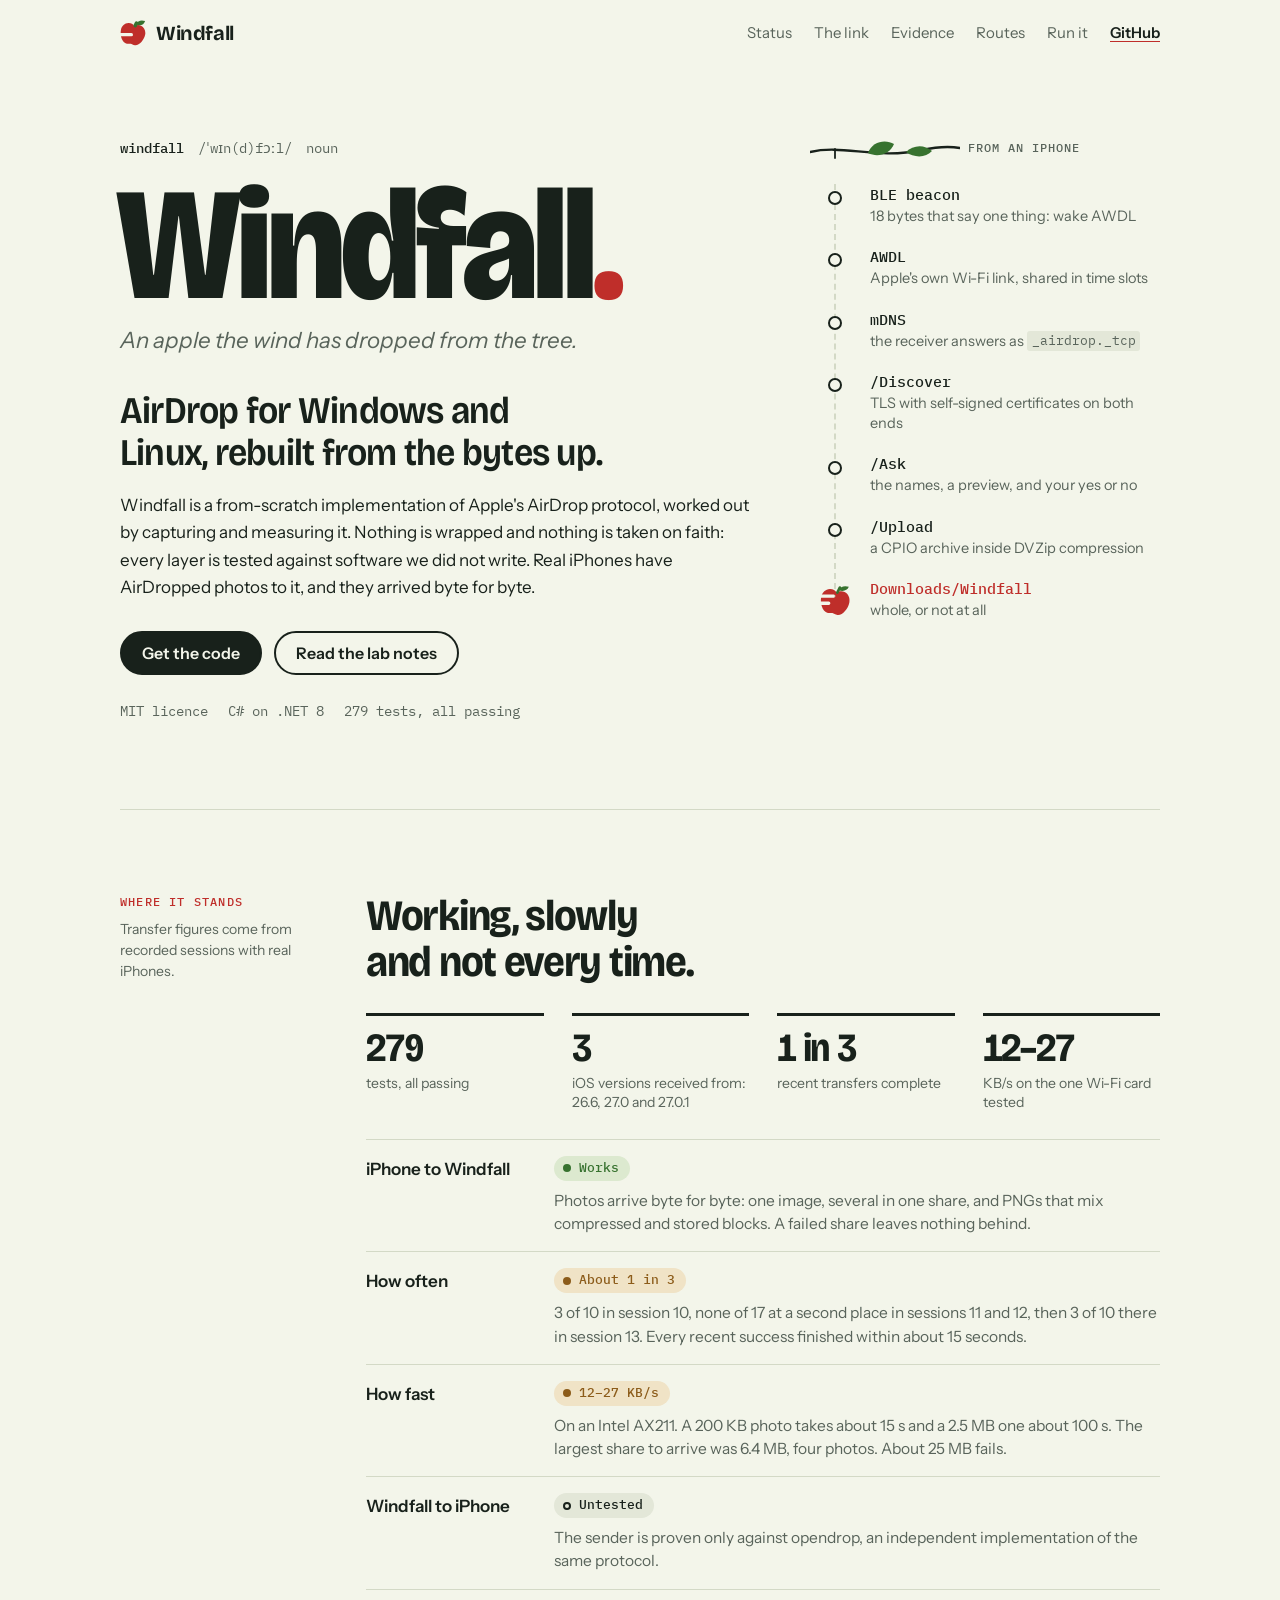
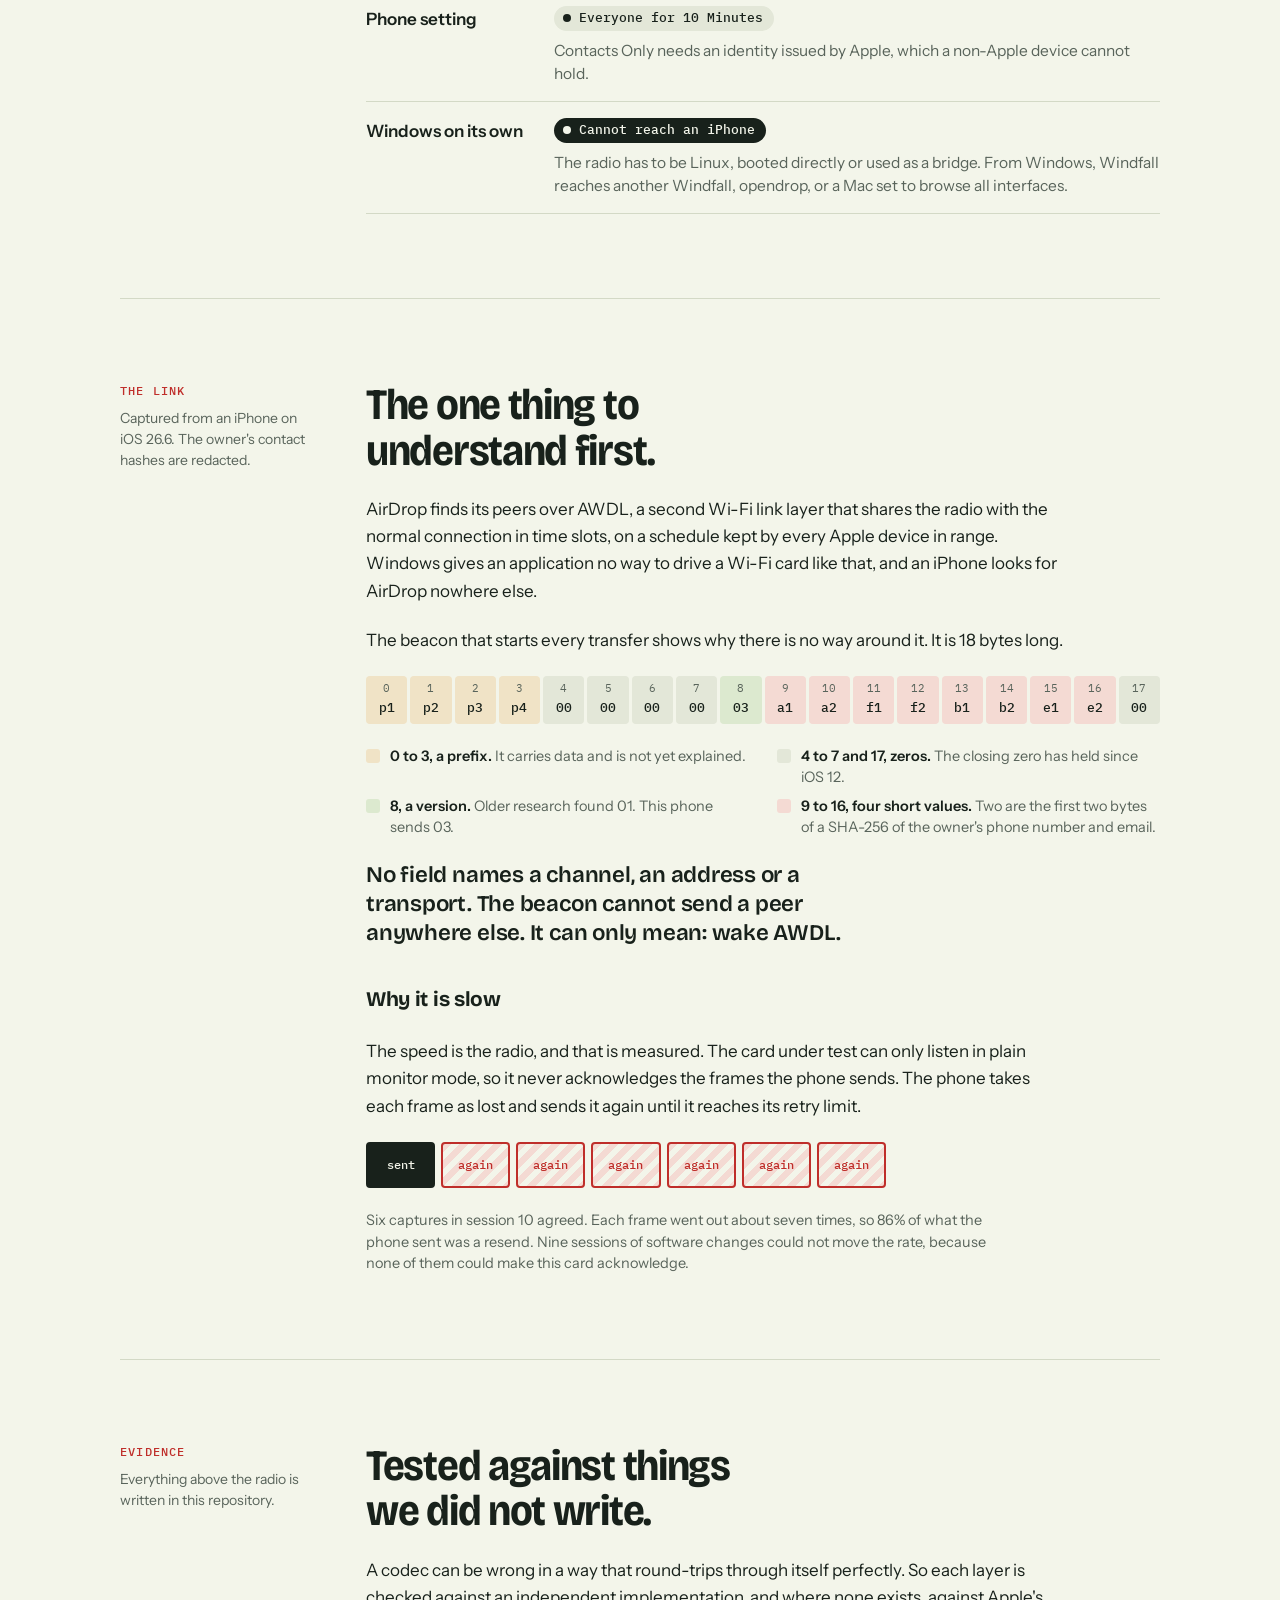
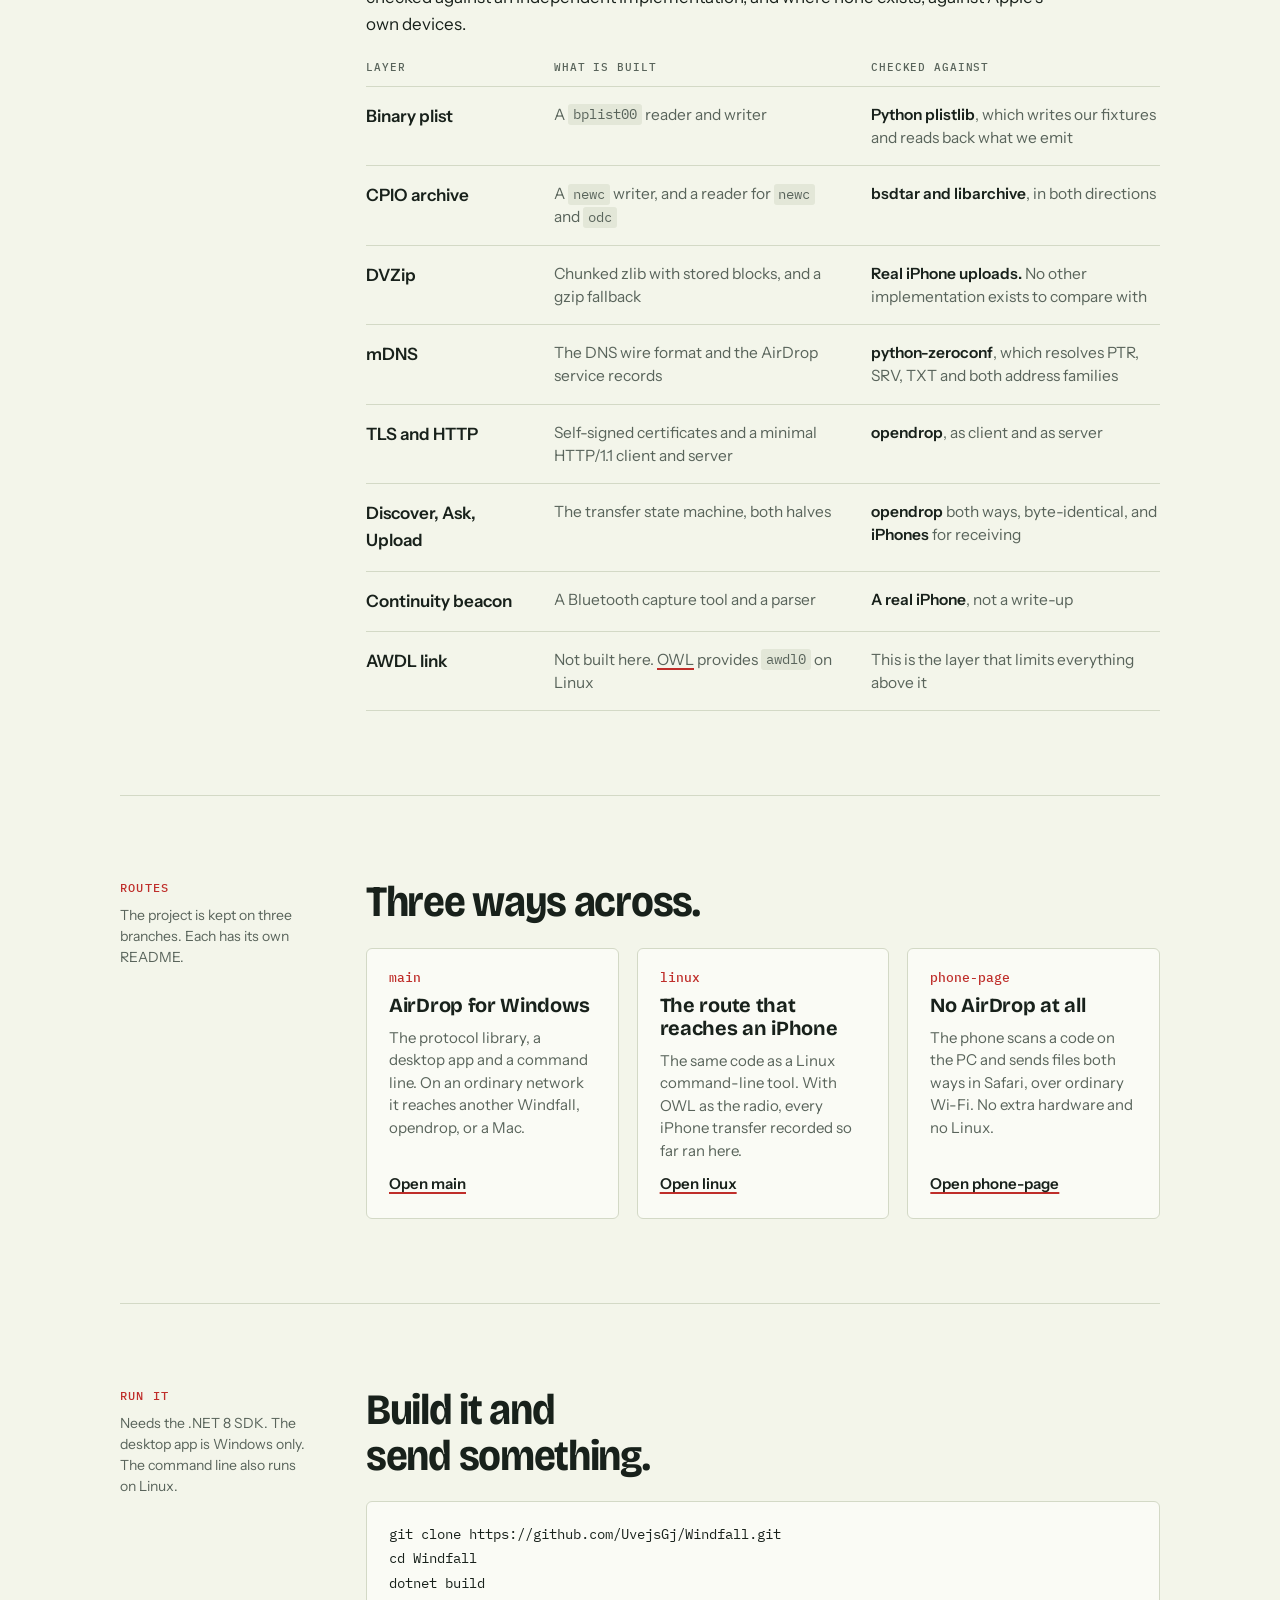
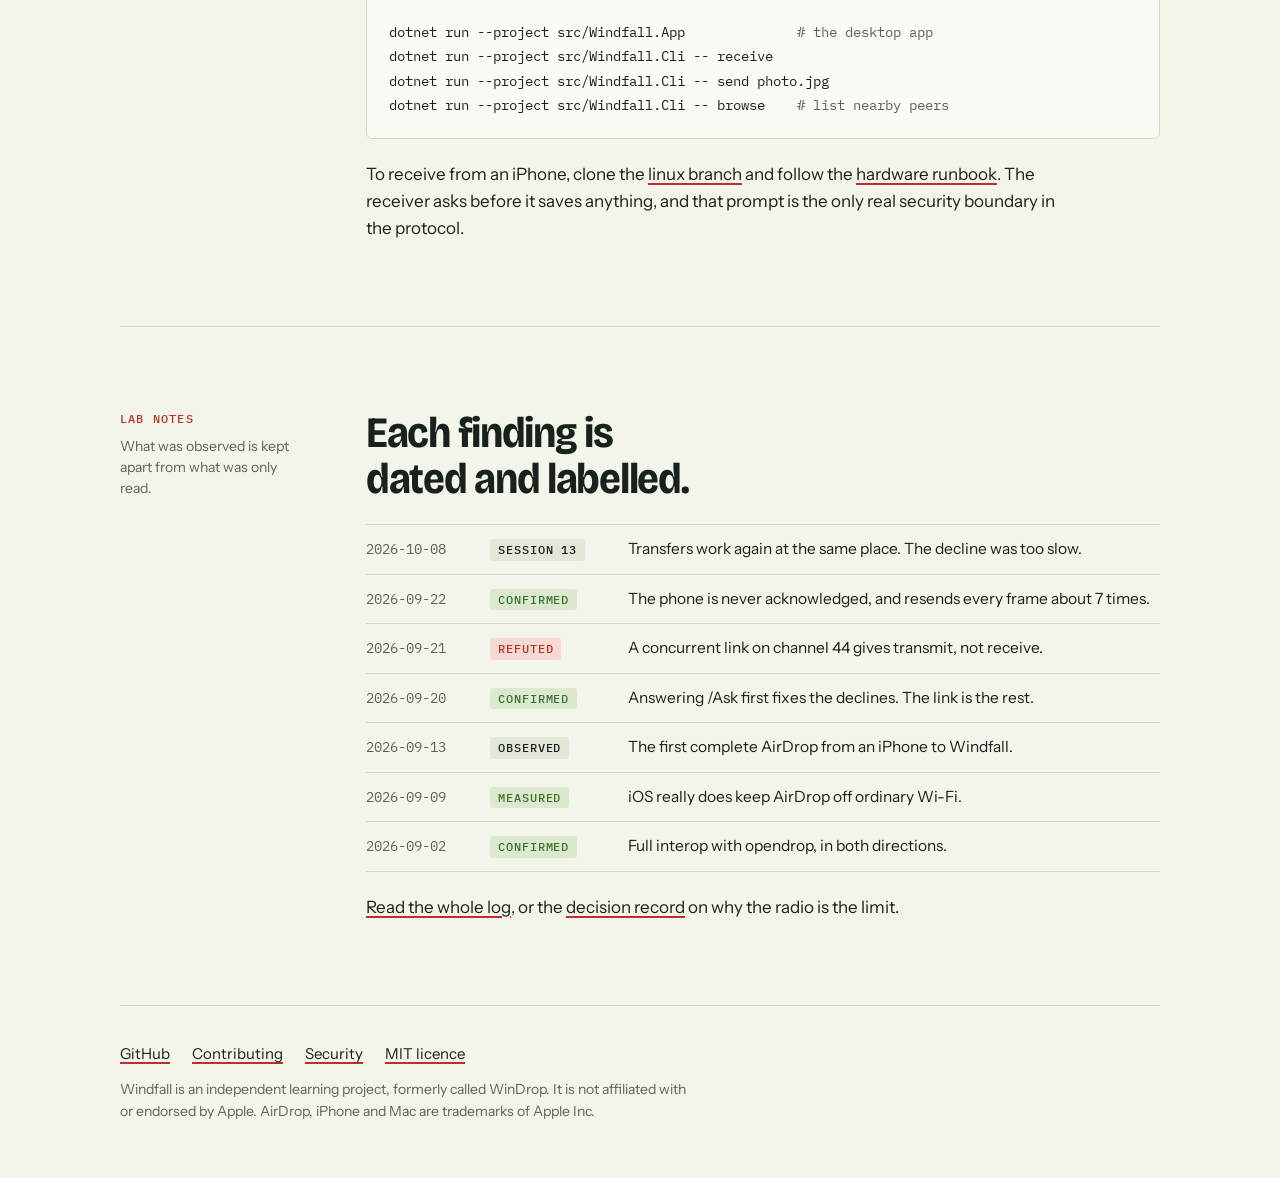
<file: site/index.html>
<!doctype html>
<html lang="en">
<head>
<meta charset="utf-8">
<meta name="viewport" content="width=device-width, initial-scale=1, viewport-fit=cover">
<title>Windfall</title>
<meta name="description" content="An AirDrop implementation for Windows and Linux, built from scratch by reverse-engineering the protocol and tested against real iPhones.">
<meta property="og:title" content="Windfall">
<meta property="og:description" content="AirDrop for Windows and Linux, rebuilt from the bytes up.">
<meta property="og:type" content="website">
<meta property="og:image" content="https://uvejsgj.github.io/Windfall/social-card.png">
<meta property="og:image:width" content="1280">
<meta property="og:image:height" content="640">
<meta name="twitter:card" content="summary_large_image">
<link rel="icon" href="data:image/svg+xml,%3Csvg xmlns='http://www.w3.org/2000/svg' viewBox='0 0 16 16'%3E%3Cmask id='g' maskUnits='userSpaceOnUse' x='-4' y='-4' width='24' height='24'%3E%3Crect x='-4' y='-4' width='24' height='24' fill='%23fff'/%3E%3Cpath d='M-2 9H7' fill='none' stroke='%23000' stroke-width='2' stroke-linecap='round'/%3E%3C/mask%3E%3Cg mask='url(%23g)'%3E%3Cpath fill='%23BF2E2A' transform='translate(8.11 7.18) rotate(12) scale(0.2) translate(-50 -48)' d='M50 31C45 25 37 23 30 25C19 28 12 38 12 50C12 67 23 87 36 88C42 88.5 46 86 50 86C54 86 58 88.5 64 88C77 87 88 67 88 50C88 38 81 28 70 25C63 23 55 25 50 31Z'/%3E%3C/g%3E%3Cg fill='%2337722F' transform='translate(8.11 7.18) rotate(12) scale(0.2) translate(-50 -48)'%3E%3Crect x='46.5' y='14' width='11' height='20' rx='5.5' transform='rotate(14 52 30)'/%3E%3Cpath d='M54 24C56 12 66 7 79 8C78 20 68 28 54 24Z'/%3E%3C/g%3E%3C/svg%3E">
<link rel="stylesheet" href="https://fonts.googleapis.com/css2?family=Bricolage+Grotesque:opsz,wdth,wght@12..96,75..100,200..800&family=IBM+Plex+Mono:wght@400;500&family=Instrument+Sans:ital,wght@0,400..700;1,400..700&display=swap">
<style>
/* Layout: a field notebook. Section labels sit in a narrow left margin and the content
   hangs to their right. The hero carries one drop line that a file falls down. */
:root {
  --flesh: #F3F5EA;   /* page: the pale green-white of a cut apple */
  --pith: #FAFBF5;    /* raised surface */
  --seed: #18211B;    /* ink */
  --stem: #59645B;    /* quiet text */
  --rule: #D3D9C6;    /* hairlines */
  --skin: #BF2E2A;    /* the one accent: apple red */
  --leaf: #37722F;    /* works */
  --russet: #8C5C1A;  /* slow, partial */
  --tint-skin: #F4DAD3;
  --tint-leaf: #DCE9CF;
  --tint-russet: #F0E3C6;
  --tint-stem: #E3E7D8;

  --display: "Bricolage Grotesque", "Arial Narrow", "Helvetica Neue", Arial, sans-serif;
  --body: "Instrument Sans", "Segoe UI", system-ui, -apple-system, sans-serif;
  --mono: "IBM Plex Mono", ui-monospace, "Cascadia Mono", Consolas, monospace;

  --apple: 42px;
  --gutter: clamp(16px, 4vw, 40px);
}
@media (prefers-color-scheme: dark) {
  :root:not([data-theme="light"]) {
    --flesh: #0F1511; --pith: #171F19; --seed: #E8EDDD; --stem: #9AA79A; --rule: #2B362D;
    --skin: #EF6A5F; --leaf: #8CC57C; --russet: #D9A85C;
    --tint-skin: #3B1F1C; --tint-leaf: #1D3220; --tint-russet: #352A10; --tint-stem: #212A23;
    color-scheme: dark;
  }
}
:root[data-theme="dark"] {
  --flesh: #0F1511; --pith: #171F19; --seed: #E8EDDD; --stem: #9AA79A; --rule: #2B362D;
  --skin: #EF6A5F; --leaf: #8CC57C; --russet: #D9A85C;
  --tint-skin: #3B1F1C; --tint-leaf: #1D3220; --tint-russet: #352A10; --tint-stem: #212A23;
  color-scheme: dark;
}

*, *::before, *::after { box-sizing: border-box; }
html { -webkit-text-size-adjust: 100%; }
body {
  margin: 0;
  background: var(--flesh);
  color: var(--seed);
  font: 400 17px/1.6 var(--body);
  -webkit-font-smoothing: antialiased;
}
a { color: inherit; text-decoration-color: var(--skin); text-decoration-thickness: 2px; text-underline-offset: 3px; }
a:hover { color: var(--skin); }
:focus-visible { outline: 2px solid var(--skin); outline-offset: 3px; border-radius: 2px; }
p { margin: 0; max-width: 64ch; }
h1, h2, h3 { margin: 0; font-family: var(--display); text-wrap: balance; }
code, pre, .mono { font-family: var(--mono); }
code { font-size: .88em; background: var(--tint-stem); padding: .1em .35em; border-radius: 3px; }

.page { max-width: 1120px; margin-inline: auto; padding-inline: var(--gutter); }

/* ---------- header ---------- */
.top { display: flex; align-items: center; justify-content: space-between; gap: 16px; padding-block: 20px; }
.brand { display: inline-flex; align-items: center; gap: 10px; font: 700 20px/1 var(--display); letter-spacing: -.02em; text-decoration: none; }
.brand svg { width: 26px; height: 26px; }
.top nav { display: flex; flex-wrap: wrap; gap: 4px 22px; font-size: 15px; }
.top nav a { text-decoration: none; color: var(--stem); }
.top nav a:hover, .top nav a.gh { color: var(--seed); }
.top nav a.gh { font-weight: 600; text-decoration: underline; text-decoration-color: var(--skin); }
@media (max-width: 700px) { .top nav a:not(.gh) { display: none; } }

/* ---------- hero ---------- */
.hero { display: grid; grid-template-columns: minmax(0, 1.3fr) minmax(0, .7fr); gap: 48px 64px; align-items: start; padding-block: clamp(28px, 6vw, 72px) clamp(48px, 7vw, 88px); }
.defn { font: 400 14px/1.5 var(--mono); color: var(--stem); display: flex; flex-wrap: wrap; gap: 2px 14px; }
.defn b { font-weight: 500; color: var(--seed); }
.hero h1 { font-weight: 800; font-stretch: 88%; font-size: clamp(4rem, 14vw, 10rem); line-height: .86; letter-spacing: -.03em; margin: 18px 0 10px -.03em; }
.hero h1 span { color: var(--skin); }
.meaning { font: italic 400 clamp(1.15rem, 2.2vw, 1.4rem)/1.4 var(--body); color: var(--stem); }
.thesis { font: 600 clamp(1.6rem, 3.4vw, 2.35rem)/1.12 var(--display); font-stretch: 92%; letter-spacing: -.02em; margin-top: 34px; max-width: 22ch; text-wrap: balance; }
.lede { margin-top: 18px; }
.cta { display: flex; flex-wrap: wrap; gap: 12px; margin-top: 30px; }
.btn { display: inline-flex; align-items: center; gap: 8px; padding: 12px 20px; border: 2px solid var(--seed); border-radius: 999px; font: 600 16px/1 var(--body); text-decoration: none; }
.btn.solid { background: var(--seed); color: var(--flesh); }
.btn.solid:hover { background: var(--skin); border-color: var(--skin); color: var(--flesh); }
.btn:hover { border-color: var(--skin); }
.facts { display: flex; flex-wrap: wrap; gap: 6px 20px; margin: 26px 0 0; padding: 0; list-style: none; font: 400 13.5px/1.5 var(--mono); color: var(--stem); }

/* the drop line */
.drop-wrap { position: relative; padding-top: 46px; }
.drop-cap { font: 500 12px/1 var(--mono); letter-spacing: .08em; text-transform: uppercase; color: var(--stem); position: absolute; top: 4px; left: 150px; white-space: nowrap; }
.twig { position: absolute; top: 0; left: -8px; width: 150px; height: 46px; }
.drop { list-style: none; margin: 0; padding: 0 0 0 52px; position: relative; display: grid; gap: 20px; }
.drop::before { content: ""; position: absolute; left: 16px; top: 0; bottom: calc(var(--apple) / 2); border-left: 2px dashed var(--rule); }
.drop li { position: relative; display: grid; gap: 1px; animation: lit .35s ease-out backwards; animation-delay: calc(.4s + var(--t, 0s)); }
.drop li::before { content: ""; position: absolute; left: -42px; top: .42em; width: 14px; height: 14px; border-radius: 50%; background: var(--flesh); border: 2px solid var(--seed); }
.drop .st { font: 500 15px/1.4 var(--mono); }
.drop .sd { font-size: 14.5px; line-height: 1.4; color: var(--stem); }
.drop li.land { min-height: var(--apple); align-content: center; }
.drop li.land::before { display: none; }
.drop li.land .st { color: var(--skin); }
.drop .apple { position: absolute; display: block; left: calc(17px - var(--apple) / 2); top: calc(100% - var(--apple)); width: var(--apple); height: var(--apple); animation: fall 2.4s cubic-bezier(.55, .085, .68, .53) .4s backwards, settle .45s ease-out 2.8s; }
.drop .apple::before { display: none; }
.drop .apple svg { display: block; width: 100%; height: 100%; }
@keyframes fall { from { top: -8px; } }
@keyframes settle { 0% { transform: translateY(0) rotate(0); } 40% { transform: translateY(-9px) rotate(-8deg); } 100% { transform: translateY(0) rotate(0); } }
@keyframes lit { from { opacity: .25; } }
@media (prefers-reduced-motion: reduce) { .drop .apple, .drop li { animation: none; } }

/* ---------- sections ---------- */
.sec { display: grid; grid-template-columns: 190px minmax(0, 1fr); gap: 20px 56px; padding-block: clamp(48px, 7vw, 84px); border-top: 1px solid var(--rule); }
.sec > header { display: grid; gap: 8px; align-content: start; }
.label { font: 500 12px/1.4 var(--mono); letter-spacing: .1em; text-transform: uppercase; color: var(--skin); }
.note { font-size: 14px; line-height: 1.5; color: var(--stem); }
.body { display: grid; gap: 22px; min-width: 0; }
.sec h2 { font-weight: 700; font-stretch: 90%; font-size: clamp(1.8rem, 4vw, 2.7rem); line-height: 1.05; letter-spacing: -.03em; max-width: 18ch; }
.sec h3 { font-weight: 700; font-size: 1.3rem; letter-spacing: -.015em; margin-top: 14px; }
@media (max-width: 860px) {
  .hero, .sec { grid-template-columns: minmax(0, 1fr); }
  .drop-wrap { max-width: 420px; }
}

/* figures */
.figs { display: grid; grid-template-columns: repeat(4, minmax(0, 1fr)); gap: 20px 28px; margin: 6px 0 4px; padding: 0; }
.figs div { display: grid; gap: 6px; align-content: start; border-top: 3px solid var(--seed); padding-top: 12px; }
.figs dt { font: 700 clamp(1.7rem, 3.6vw, 2.5rem)/1 var(--display); font-stretch: 85%; letter-spacing: -.03em; font-variant-numeric: tabular-nums; white-space: nowrap; }
.figs dd { margin: 0; font-size: 14px; line-height: 1.4; color: var(--stem); }
@media (max-width: 620px) { .figs { grid-template-columns: repeat(2, minmax(0, 1fr)); } }

/* rows: a label in the margin, its state and detail beside it */
.rows { display: grid; margin: 0; padding: 0; list-style: none; border-bottom: 1px solid var(--rule); }
.rows li { display: grid; grid-template-columns: 160px minmax(0, 1fr); gap: 8px 28px; padding-block: 16px; border-top: 1px solid var(--rule); align-items: start; }
.rows .k { font-weight: 600; grid-row: 1 / span 2; }
.rows .chip, .rows .d { grid-column: 2; }
.rows .d { font-size: 15.5px; line-height: 1.5; color: var(--stem); min-width: 0; }
.rows .d b { color: var(--seed); font-weight: 600; }
.rows .cap { display: none; font: 500 11px/1.4 var(--mono); letter-spacing: .08em; text-transform: uppercase; color: var(--stem); }
.rows.stack li { grid-template-columns: 160px minmax(0, 1fr) minmax(0, 1fr); }
.rows.stack .k { grid-row: auto; }
.rows.stack .d { grid-column: auto; }
.rows li.head { padding-block: 0 10px; border-top: 0; font: 500 11px/1.4 var(--mono); letter-spacing: .08em; text-transform: uppercase; color: var(--stem); }
@media (max-width: 1000px) {
  .rows.stack li { grid-template-columns: 160px minmax(0, 1fr); }
  .rows.stack .k { grid-row: 1 / span 2; }
  .rows.stack .d { grid-column: 2; }
  .rows.stack li.head { display: none; }
  .rows.stack .cap { display: block; margin-bottom: 2px; }
}
@media (max-width: 620px) {
  .rows li, .rows.stack li { grid-template-columns: minmax(0, 1fr); }
  .rows .k, .rows.stack .k { grid-row: auto; }
  .rows .chip, .rows .d, .rows.stack .d { grid-column: 1; }
}
.chip { display: inline-flex; align-items: center; gap: 8px; justify-self: start; padding: 4px 11px 4px 9px; border-radius: 999px; font: 500 13px/1.3 var(--mono); background: var(--tint-stem); color: var(--seed); }
.chip::before { content: ""; width: 8px; height: 8px; border-radius: 50%; background: currentColor; flex: none; }
.chip.ok { background: var(--tint-leaf); color: var(--leaf); }
.chip.slow { background: var(--tint-russet); color: var(--russet); }
.chip.open::before { background: none; border: 2px solid currentColor; }
.chip.no { background: var(--seed); color: var(--flesh); }

/* the beacon */
.bytes-wrap { overflow-x: auto; }
.bytes { display: grid; grid-template-columns: repeat(18, minmax(26px, 1fr)); gap: 3px; min-width: 520px; font: 500 13px/1 var(--mono); font-variant-numeric: tabular-nums; }
.bytes span { display: grid; gap: 7px; justify-items: center; padding: 7px 0 10px; border-radius: 4px; background: var(--tint-stem); }
.bytes i { font-style: normal; font-weight: 400; font-size: 10.5px; color: var(--stem); }
.bytes .pre { background: var(--tint-russet); }
.bytes .ver { background: var(--tint-leaf); }
.bytes .hsh { background: var(--tint-skin); }
.key { display: grid; grid-template-columns: repeat(2, minmax(0, 1fr)); gap: 8px 28px; margin: 0; padding: 0; list-style: none; font-size: 14.5px; line-height: 1.45; color: var(--stem); }
.key li { display: grid; grid-template-columns: 14px minmax(0, 1fr); gap: 10px; }
.key li::before { content: ""; width: 14px; height: 14px; border-radius: 3px; margin-top: .22em; background: var(--tint-stem); }
.key .pre::before { background: var(--tint-russet); }
.key .ver::before { background: var(--tint-leaf); }
.key .hsh::before { background: var(--tint-skin); }
.key b { color: var(--seed); font-weight: 600; }
@media (max-width: 620px) { .key { grid-template-columns: minmax(0, 1fr); } }
.verdict { font: 600 clamp(1.15rem, 2.2vw, 1.4rem)/1.3 var(--display); letter-spacing: -.01em; max-width: 34ch; text-wrap: balance; }

/* resends */
.frames { display: grid; grid-template-columns: repeat(7, minmax(0, 1fr)); gap: 6px; max-width: 520px; }
.frames span { display: grid; place-items: center; height: 46px; border-radius: 4px; font: 500 12px/1 var(--mono); border: 2px solid var(--skin); color: var(--skin); background: repeating-linear-gradient(135deg, var(--tint-skin) 0 6px, transparent 6px 12px); }
.frames .first { background: var(--seed); border-color: var(--seed); color: var(--flesh); }
.small { font-size: 14.5px; line-height: 1.5; color: var(--stem); }

/* routes */
.routes { display: grid; grid-template-columns: repeat(3, minmax(0, 1fr)); gap: 18px; }
.route { display: grid; grid-template-rows: auto auto 1fr auto; gap: 10px; padding: 22px; background: var(--pith); border: 1px solid var(--rule); border-radius: 6px; min-width: 0; }
.route .br { font: 500 13px/1 var(--mono); color: var(--skin); }
.route h3 { margin: 0; font-size: 1.25rem; line-height: 1.15; }
.route p { font-size: 15px; line-height: 1.5; color: var(--stem); }
.route a { font-weight: 600; font-size: 15px; }
@media (max-width: 860px) { .routes { grid-template-columns: minmax(0, 1fr); } }

/* code */
pre { margin: 0; padding: 20px 22px; background: var(--pith); border: 1px solid var(--rule); border-radius: 6px; overflow-x: auto; font-size: 14px; line-height: 1.75; }
pre code { background: none; padding: 0; border-radius: 0; font-size: inherit; }
pre .c { color: var(--stem); }

/* log */
.log { display: grid; margin: 0; padding: 0; list-style: none; border-bottom: 1px solid var(--rule); }
.log li { display: grid; grid-template-columns: 104px 118px minmax(0, 1fr); gap: 6px 20px; padding-block: 13px; border-top: 1px solid var(--rule); align-items: baseline; }
.log time { font: 400 13.5px/1.5 var(--mono); color: var(--stem); font-variant-numeric: tabular-nums; }
.log .v { justify-self: start; font: 500 11.5px/1 var(--mono); letter-spacing: .08em; padding: 5px 8px; border-radius: 3px; background: var(--tint-stem); }
.log .v.yes { background: var(--tint-leaf); color: var(--leaf); }
.log .v.nope { background: var(--tint-skin); color: var(--skin); }
.log span:last-child { font-size: 15.5px; line-height: 1.45; min-width: 0; }
@media (max-width: 620px) { .log li { grid-template-columns: auto minmax(0, 1fr); } .log span:last-child { grid-column: 1 / -1; } }

/* footer */
footer { border-top: 1px solid var(--rule); padding-block: 36px 56px; display: grid; gap: 14px; font-size: 14px; line-height: 1.55; color: var(--stem); }
footer nav { display: flex; flex-wrap: wrap; gap: 6px 22px; color: var(--seed); font-size: 15px; }
</style>
</head>
<body>
<div class="page">

  <div class="top">
    <a class="brand" href="#top" aria-label="Windfall">
      <svg viewBox="0 0 16 16" aria-hidden="true"><mask id="wf-gust-a" maskUnits="userSpaceOnUse" x="-4" y="-4" width="24" height="24"><rect x="-4" y="-4" width="24" height="24" fill="#fff"/><path d="M-2 9H7" fill="none" stroke="#000" stroke-width="2" stroke-linecap="round"/></mask><g mask="url(#wf-gust-a)"><path fill="var(--skin)" transform="translate(8.11 7.18) rotate(12) scale(0.2) translate(-50 -48)" d="M50 31C45 25 37 23 30 25C19 28 12 38 12 50C12 67 23 87 36 88C42 88.5 46 86 50 86C54 86 58 88.5 64 88C77 87 88 67 88 50C88 38 81 28 70 25C63 23 55 25 50 31Z"/></g><g fill="var(--leaf)" transform="translate(8.11 7.18) rotate(12) scale(0.2) translate(-50 -48)"><rect x="46.5" y="14" width="11" height="20" rx="5.5" transform="rotate(14 52 30)"/><path d="M54 24C56 12 66 7 79 8C78 20 68 28 54 24Z"/></g></svg>
      Windfall
    </a>
    <nav aria-label="Sections">
      <a href="#status">Status</a>
      <a href="#link">The link</a>
      <a href="#evidence">Evidence</a>
      <a href="#routes">Routes</a>
      <a href="#run">Run it</a>
      <a class="gh" href="https://github.com/UvejsGj/Windfall">GitHub</a>
    </nav>
  </div>

  <main id="top">
    <section class="hero">
      <div>
        <p class="defn"><b>windfall</b> <span>/ˈwɪn(d)fɔːl/</span> <span>noun</span></p>
        <h1>Windfall<span>.</span></h1>
        <p class="meaning">An apple the wind has dropped from the tree.</p>

        <p class="thesis">AirDrop for Windows and Linux, rebuilt from the bytes up.</p>
        <p class="lede">Windfall is a from-scratch implementation of Apple's AirDrop protocol, worked out by capturing and measuring it. Nothing is wrapped and nothing is taken on faith: every layer is tested against software we did not write. Real iPhones have AirDropped photos to it, and they arrived byte for byte.</p>

        <div class="cta">
          <a class="btn solid" href="https://github.com/UvejsGj/Windfall">Get the code</a>
          <a class="btn" href="https://github.com/UvejsGj/Windfall/blob/main/docs/protocol-notes.md">Read the lab notes</a>
        </div>
        <ul class="facts">
          <li>MIT licence</li>
          <li>C# on .NET 8</li>
          <li>279 tests, all passing</li>
        </ul>
      </div>

      <div class="drop-wrap">
        <svg class="twig" viewBox="0 0 150 46" aria-hidden="true">
          <path d="M0 14C34 6 66 22 112 12c14-3 26-4 38-2" fill="none" stroke="var(--seed)" stroke-width="2.4" stroke-linecap="round"/>
          <path d="M25 11v9" fill="none" stroke="var(--seed)" stroke-width="1.8" stroke-linecap="round"/>
          <path d="M58 15C62 3 76 1 84 6 80 16 68 20 58 15Z" fill="var(--leaf)"/>
          <path d="M96 14c8 6 20 6 26-1-8-7-19-6-26 1Z" fill="var(--leaf)"/>
        </svg>
        <span class="drop-cap">From an iPhone</span>
        <ol class="drop" aria-label="What a file passes through on its way in">
          <li style="--t:0s"><span class="st">BLE beacon</span><span class="sd">18 bytes that say one thing: wake AWDL</span></li>
          <li style="--t:.98s"><span class="st">AWDL</span><span class="sd">Apple's own Wi-Fi link, shared in time slots</span></li>
          <li style="--t:1.39s"><span class="st">mDNS</span><span class="sd">the receiver answers as <code>_airdrop._tcp</code></span></li>
          <li style="--t:1.7s"><span class="st">/Discover</span><span class="sd">TLS with self-signed certificates on both ends</span></li>
          <li style="--t:1.96s"><span class="st">/Ask</span><span class="sd">the names, a preview, and your yes or no</span></li>
          <li style="--t:2.19s"><span class="st">/Upload</span><span class="sd">a CPIO archive inside DVZip compression</span></li>
          <li class="land" style="--t:2.4s"><span class="st">Downloads/Windfall</span><span class="sd">whole, or not at all</span></li>
          <li class="apple" aria-hidden="true"><svg viewBox="0 0 100 100"><mask id="wf-gust-b" maskUnits="userSpaceOnUse" x="-20" y="-20" width="140" height="140"><rect x="-20" y="-20" width="140" height="140" fill="#fff"/><path d="M-20 43H47M-20 60H35" fill="none" stroke="#000" stroke-width="8" stroke-linecap="round"/></mask><g mask="url(#wf-gust-b)"><path fill="var(--skin)" transform="translate(51 50) rotate(12) scale(0.9) translate(-50 -48)" d="M50 31C45 25 37 23 30 25C19 28 12 38 12 50C12 67 23 87 36 88C42 88.5 46 86 50 86C54 86 58 88.5 64 88C77 87 88 67 88 50C88 38 81 28 70 25C63 23 55 25 50 31Z"/></g><g fill="var(--leaf)" transform="translate(51 50) rotate(12) scale(0.9) translate(-50 -48)"><rect x="48" y="12" width="7" height="22" rx="3.5" transform="rotate(14 51.5 30)"/><path d="M53 23C56 13 66 8 78 9C76 19 66 26 53 23Z"/></g></svg></li>
        </ol>
      </div>
    </section>

    <section class="sec" id="status">
      <header>
        <span class="label">Where it stands</span>
        <span class="note">Transfer figures come from recorded sessions with real iPhones.</span>
      </header>
      <div class="body">
        <h2>Working, slowly and not every time.</h2>
        <dl class="figs">
          <div><dt>279</dt><dd>tests, all passing</dd></div>
          <div><dt>3</dt><dd>iOS versions received from: 26.6, 27.0 and 27.0.1</dd></div>
          <div><dt>1 in 3</dt><dd>recent transfers complete</dd></div>
          <div><dt>12–27</dt><dd>KB/s on the one Wi-Fi card tested</dd></div>
        </dl>
        <ul class="rows">
          <li><span class="k">iPhone to Windfall</span><span class="chip ok">Works</span><span class="d">Photos arrive byte for byte: one image, several in one share, and PNGs that mix compressed and stored blocks. A failed share leaves nothing behind.</span></li>
          <li><span class="k">How often</span><span class="chip slow">About 1 in 3</span><span class="d">3 of 10 in session 10, none of 17 at a second place in sessions 11 and 12, then 3 of 10 there in session 13. Every recent success finished within about 15 seconds.</span></li>
          <li><span class="k">How fast</span><span class="chip slow">12–27 KB/s</span><span class="d">On an Intel AX211. A 200 KB photo takes about 15 s and a 2.5 MB one about 100 s. The largest share to arrive was 6.4 MB, four photos. About 25 MB fails.</span></li>
          <li><span class="k">Windfall to iPhone</span><span class="chip open">Untested</span><span class="d">The sender is proven only against opendrop, an independent implementation of the same protocol.</span></li>
          <li><span class="k">Phone setting</span><span class="chip">Everyone for 10 Minutes</span><span class="d">Contacts Only needs an identity issued by Apple, which a non-Apple device cannot hold.</span></li>
          <li><span class="k">Windows on its own</span><span class="chip no">Cannot reach an iPhone</span><span class="d">The radio has to be Linux, booted directly or used as a bridge. From Windows, Windfall reaches another Windfall, opendrop, or a Mac set to browse all interfaces.</span></li>
        </ul>
      </div>
    </section>

    <section class="sec" id="link">
      <header>
        <span class="label">The link</span>
        <span class="note">Captured from an iPhone on iOS 26.6. The owner's contact hashes are redacted.</span>
      </header>
      <div class="body">
        <h2>The one thing to understand first.</h2>
        <p>AirDrop finds its peers over AWDL, a second Wi-Fi link layer that shares the radio with the normal connection in time slots, on a schedule kept by every Apple device in range. Windows gives an application no way to drive a Wi-Fi card like that, and an iPhone looks for AirDrop nowhere else.</p>
        <p>The beacon that starts every transfer shows why there is no way around it. It is 18 bytes long.</p>

        <div class="bytes-wrap">
          <div class="bytes" role="img" aria-label="The 18 bytes of the AirDrop beacon: four prefix bytes, four zero bytes, a version byte of 03, eight bytes holding four two-byte values, and a closing zero.">
            <span class="pre"><i>0</i>p1</span><span class="pre"><i>1</i>p2</span><span class="pre"><i>2</i>p3</span><span class="pre"><i>3</i>p4</span>
            <span><i>4</i>00</span><span><i>5</i>00</span><span><i>6</i>00</span><span><i>7</i>00</span>
            <span class="ver"><i>8</i>03</span>
            <span class="hsh"><i>9</i>a1</span><span class="hsh"><i>10</i>a2</span><span class="hsh"><i>11</i>f1</span><span class="hsh"><i>12</i>f2</span><span class="hsh"><i>13</i>b1</span><span class="hsh"><i>14</i>b2</span><span class="hsh"><i>15</i>e1</span><span class="hsh"><i>16</i>e2</span>
            <span><i>17</i>00</span>
          </div>
        </div>
        <ul class="key">
          <li class="pre"><span><b>0 to 3, a prefix.</b> It carries data and is not yet explained.</span></li>
          <li><span><b>4 to 7 and 17, zeros.</b> The closing zero has held since iOS 12.</span></li>
          <li class="ver"><span><b>8, a version.</b> Older research found 01. This phone sends 03.</span></li>
          <li class="hsh"><span><b>9 to 16, four short values.</b> Two are the first two bytes of a SHA-256 of the owner's phone number and email.</span></li>
        </ul>
        <p class="verdict">No field names a channel, an address or a transport. The beacon cannot send a peer anywhere else. It can only mean: wake AWDL.</p>

        <h3>Why it is slow</h3>
        <p>The speed is the radio, and that is measured. The card under test can only listen in plain monitor mode, so it never acknowledges the frames the phone sends. The phone takes each frame as lost and sends it again until it reaches its retry limit.</p>
        <div class="frames" role="img" aria-label="Seven transmissions of the same frame: one first attempt and six resends.">
          <span class="first">sent</span><span>again</span><span>again</span><span>again</span><span>again</span><span>again</span><span>again</span>
        </div>
        <p class="small">Six captures in session 10 agreed. Each frame went out about seven times, so 86% of what the phone sent was a resend. Nine sessions of software changes could not move the rate, because none of them could make this card acknowledge.</p>
      </div>
    </section>

    <section class="sec" id="evidence">
      <header>
        <span class="label">Evidence</span>
        <span class="note">Everything above the radio is written in this repository.</span>
      </header>
      <div class="body">
        <h2>Tested against things we did not write.</h2>
        <p>A codec can be wrong in a way that round-trips through itself perfectly. So each layer is checked against an independent implementation, and where none exists, against Apple's own devices.</p>
        <ul class="rows stack">
          <li class="head"><span>Layer</span><span>What is built</span><span>Checked against</span></li>
          <li><span class="k">Binary plist</span><span class="d"><span class="cap">Built</span>A <code>bplist00</code> reader and writer</span><span class="d"><span class="cap">Checked against</span><b>Python plistlib</b>, which writes our fixtures and reads back what we emit</span></li>
          <li><span class="k">CPIO archive</span><span class="d"><span class="cap">Built</span>A <code>newc</code> writer, and a reader for <code>newc</code> and <code>odc</code></span><span class="d"><span class="cap">Checked against</span><b>bsdtar and libarchive</b>, in both directions</span></li>
          <li><span class="k">DVZip</span><span class="d"><span class="cap">Built</span>Chunked zlib with stored blocks, and a gzip fallback</span><span class="d"><span class="cap">Checked against</span><b>Real iPhone uploads.</b> No other implementation exists to compare with</span></li>
          <li><span class="k">mDNS</span><span class="d"><span class="cap">Built</span>The DNS wire format and the AirDrop service records</span><span class="d"><span class="cap">Checked against</span><b>python-zeroconf</b>, which resolves PTR, SRV, TXT and both address families</span></li>
          <li><span class="k">TLS and HTTP</span><span class="d"><span class="cap">Built</span>Self-signed certificates and a minimal HTTP/1.1 client and server</span><span class="d"><span class="cap">Checked against</span><b>opendrop</b>, as client and as server</span></li>
          <li><span class="k">Discover, Ask, Upload</span><span class="d"><span class="cap">Built</span>The transfer state machine, both halves</span><span class="d"><span class="cap">Checked against</span><b>opendrop</b> both ways, byte-identical, and <b>iPhones</b> for receiving</span></li>
          <li><span class="k">Continuity beacon</span><span class="d"><span class="cap">Built</span>A Bluetooth capture tool and a parser</span><span class="d"><span class="cap">Checked against</span><b>A real iPhone</b>, not a write-up</span></li>
          <li><span class="k">AWDL link</span><span class="d"><span class="cap">Built</span>Not built here. <a href="https://github.com/seemoo-lab/owl">OWL</a> provides <code>awdl0</code> on Linux</span><span class="d"><span class="cap">Checked against</span>This is the layer that limits everything above it</span></li>
        </ul>
      </div>
    </section>

    <section class="sec" id="routes">
      <header>
        <span class="label">Routes</span>
        <span class="note">The project is kept on three branches. Each has its own README.</span>
      </header>
      <div class="body">
        <h2>Three ways across.</h2>
        <div class="routes">
          <article class="route">
            <span class="br">main</span>
            <h3>AirDrop for Windows</h3>
            <p>The protocol library, a desktop app and a command line. On an ordinary network it reaches another Windfall, opendrop, or a Mac.</p>
            <a href="https://github.com/UvejsGj/Windfall">Open main</a>
          </article>
          <article class="route">
            <span class="br">linux</span>
            <h3>The route that reaches an iPhone</h3>
            <p>The same code as a Linux command-line tool. With OWL as the radio, every iPhone transfer recorded so far ran here.</p>
            <a href="https://github.com/UvejsGj/Windfall/tree/linux">Open linux</a>
          </article>
          <article class="route">
            <span class="br">phone-page</span>
            <h3>No AirDrop at all</h3>
            <p>The phone scans a code on the PC and sends files both ways in Safari, over ordinary Wi-Fi. No extra hardware and no Linux.</p>
            <a href="https://github.com/UvejsGj/Windfall/tree/phone-page">Open phone-page</a>
          </article>
        </div>
      </div>
    </section>

    <section class="sec" id="run">
      <header>
        <span class="label">Run it</span>
        <span class="note">Needs the .NET 8 SDK. The desktop app is Windows only. The command line also runs on Linux.</span>
      </header>
      <div class="body">
        <h2>Build it and send something.</h2>
<pre><code>git clone https://github.com/UvejsGj/Windfall.git
cd Windfall
dotnet build

dotnet run --project src/Windfall.App              <span class="c"># the desktop app</span>
dotnet run --project src/Windfall.Cli -- receive
dotnet run --project src/Windfall.Cli -- send photo.jpg
dotnet run --project src/Windfall.Cli -- browse    <span class="c"># list nearby peers</span></code></pre>
        <p>To receive from an iPhone, clone the <a href="https://github.com/UvejsGj/Windfall/tree/linux">linux branch</a> and follow the <a href="https://github.com/UvejsGj/Windfall/blob/main/docs/bridge-hardware-setup.md">hardware runbook</a>. The receiver asks before it saves anything, and that prompt is the only real security boundary in the protocol.</p>
      </div>
    </section>

    <section class="sec" id="notes">
      <header>
        <span class="label">Lab notes</span>
        <span class="note">What was observed is kept apart from what was only read.</span>
      </header>
      <div class="body">
        <h2>Each finding is dated and labelled.</h2>
        <ul class="log">
          <li><time datetime="2026-10-08">2026-10-08</time><span class="v">SESSION 13</span><span>Transfers work again at the same place. The decline was too slow.</span></li>
          <li><time datetime="2026-09-22">2026-09-22</time><span class="v yes">CONFIRMED</span><span>The phone is never acknowledged, and resends every frame about 7 times.</span></li>
          <li><time datetime="2026-09-21">2026-09-21</time><span class="v nope">REFUTED</span><span>A concurrent link on channel 44 gives transmit, not receive.</span></li>
          <li><time datetime="2026-09-20">2026-09-20</time><span class="v yes">CONFIRMED</span><span>Answering /Ask first fixes the declines. The link is the rest.</span></li>
          <li><time datetime="2026-09-13">2026-09-13</time><span class="v">OBSERVED</span><span>The first complete AirDrop from an iPhone to Windfall.</span></li>
          <li><time datetime="2026-09-09">2026-09-09</time><span class="v yes">MEASURED</span><span>iOS really does keep AirDrop off ordinary Wi-Fi.</span></li>
          <li><time datetime="2026-09-02">2026-09-02</time><span class="v yes">CONFIRMED</span><span>Full interop with opendrop, in both directions.</span></li>
        </ul>
        <p><a href="https://github.com/UvejsGj/Windfall/blob/main/docs/protocol-notes.md">Read the whole log</a>, or the <a href="https://github.com/UvejsGj/Windfall/blob/main/docs/adr-001-transport-selection.md">decision record</a> on why the radio is the limit.</p>
      </div>
    </section>
  </main>

  <footer>
    <nav aria-label="Project">
      <a href="https://github.com/UvejsGj/Windfall">GitHub</a>
      <a href="https://github.com/UvejsGj/Windfall/blob/main/CONTRIBUTING.md">Contributing</a>
      <a href="https://github.com/UvejsGj/Windfall/blob/main/SECURITY.md">Security</a>
      <a href="https://github.com/UvejsGj/Windfall/blob/main/LICENSE">MIT licence</a>
    </nav>
    <p>Windfall is an independent learning project, formerly called WinDrop. It is not affiliated with or endorsed by Apple. AirDrop, iPhone and Mac are trademarks of Apple Inc.</p>
  </footer>

</div>
</body>
</html>
</file>
